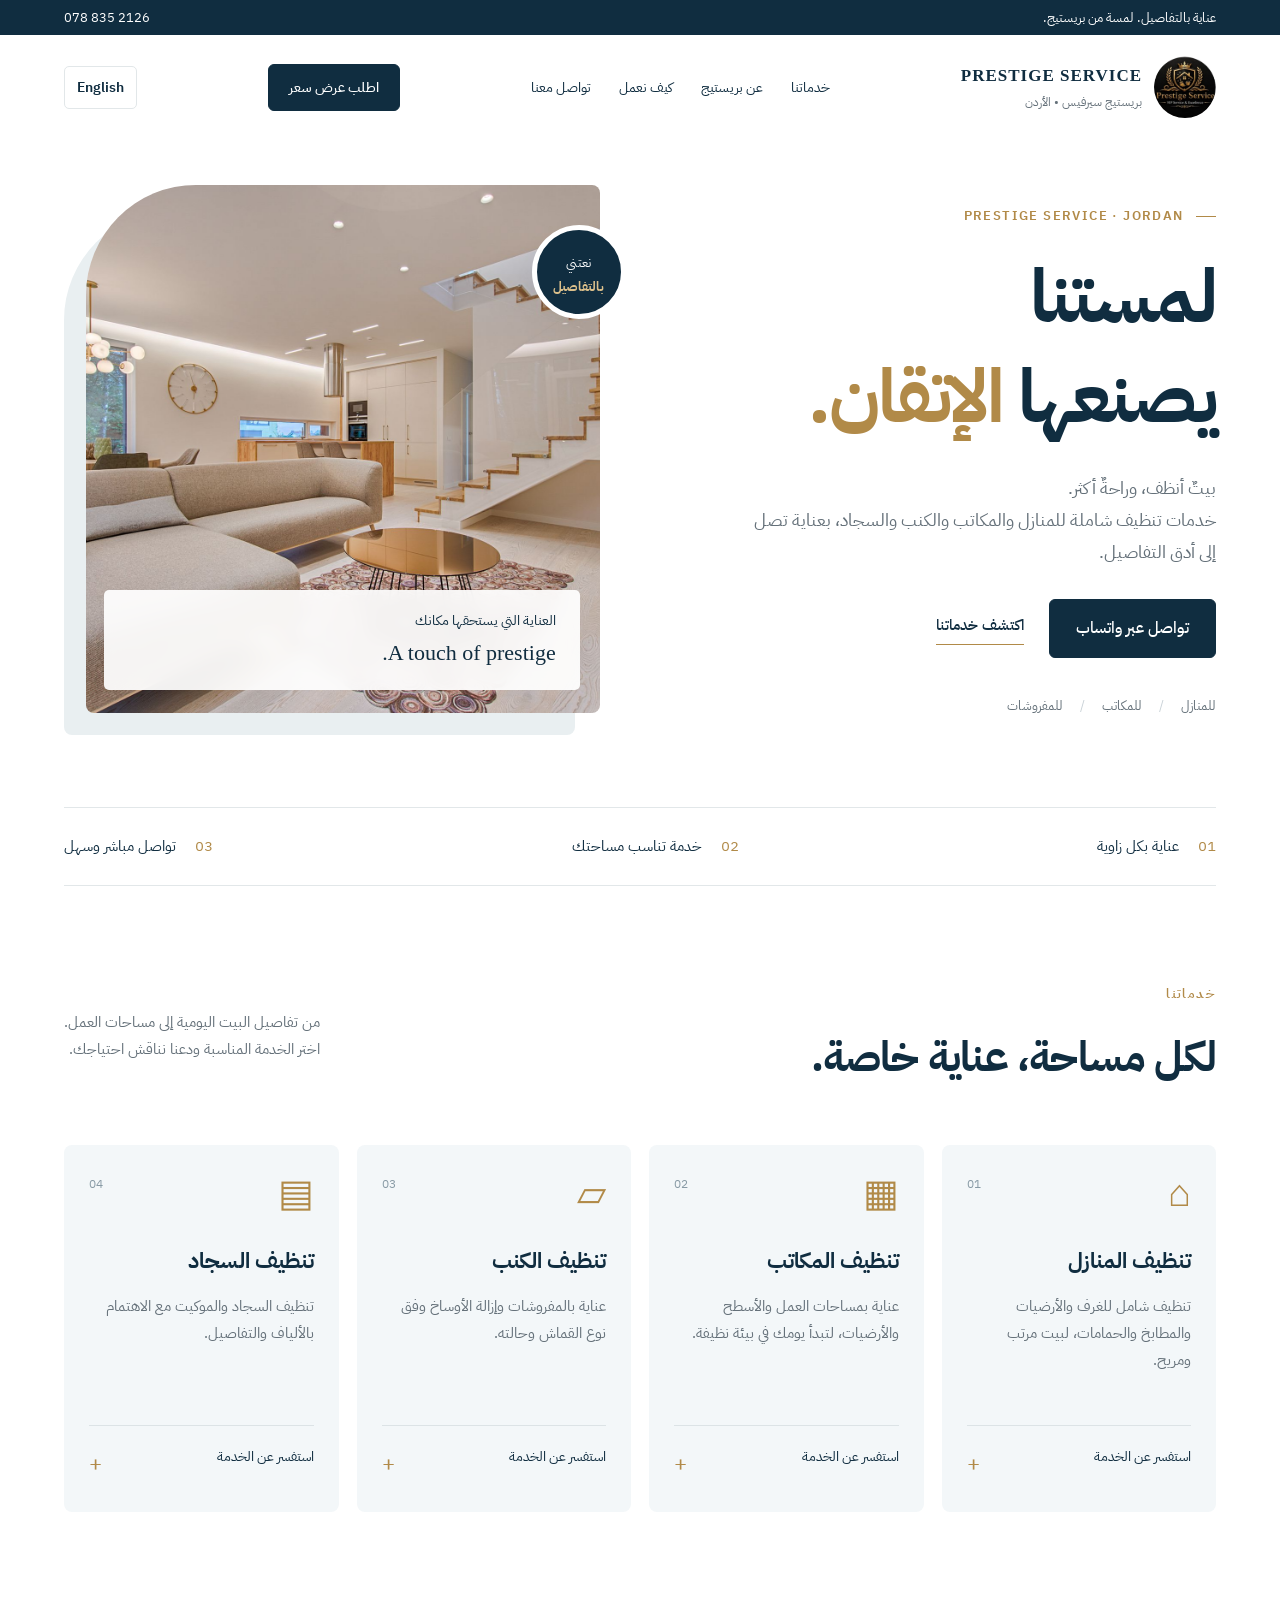
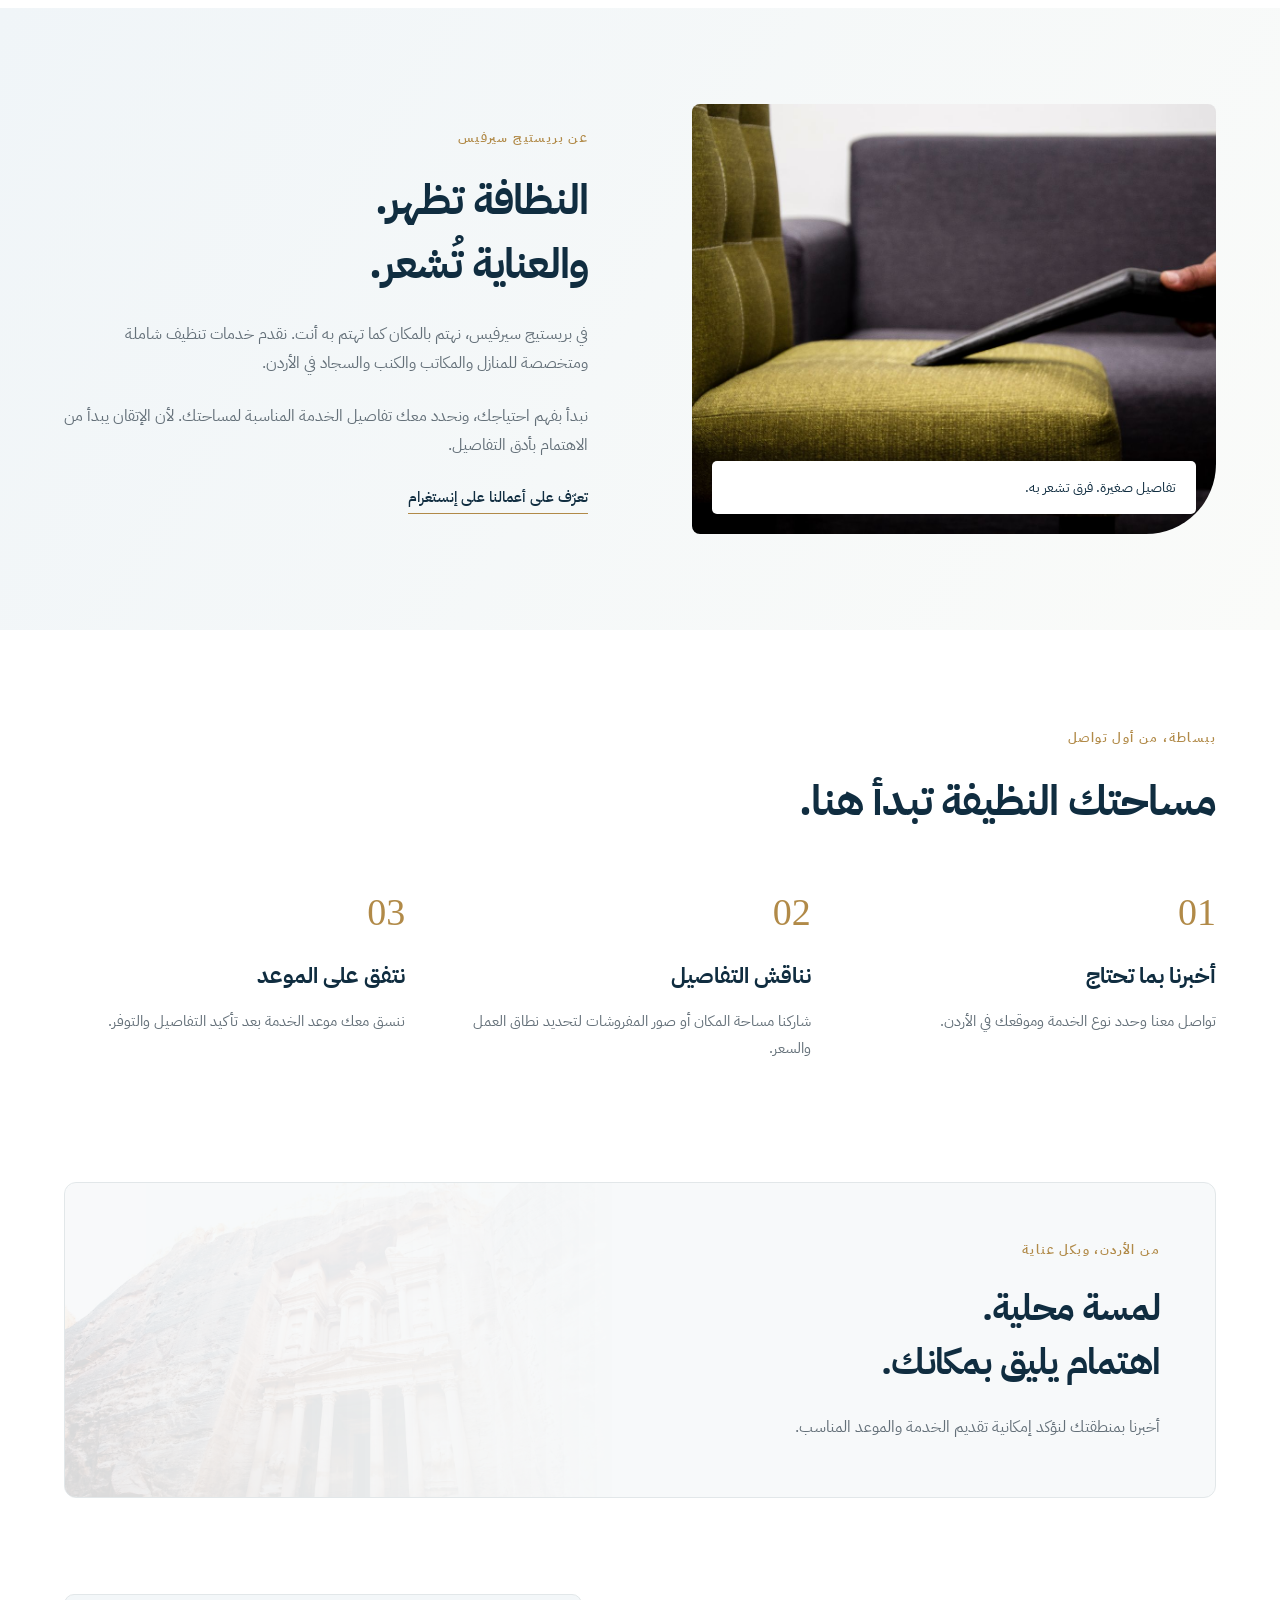
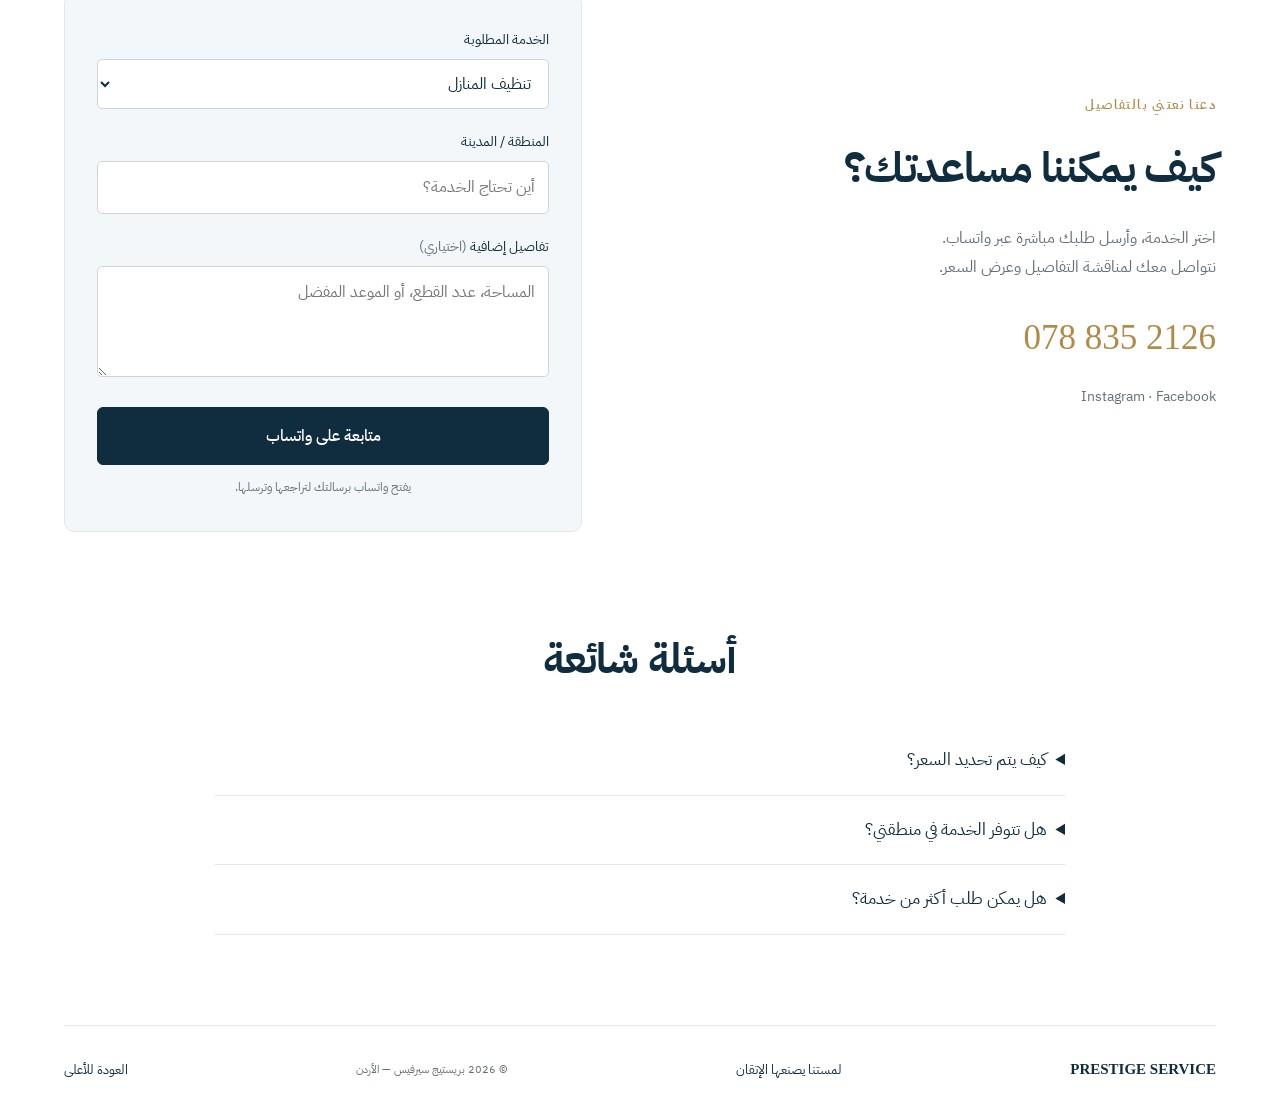
<file: index.html>
<!doctype html><html lang="ar" dir="rtl"><head><meta charset="utf-8"><meta name="viewport" content="width=device-width,initial-scale=1"><title>بريستيج سيرفيس | خدمات تنظيف في الأردن</title><meta name="description" content="بريستيج سيرفيس في الأردن: تنظيف المنازل والمكاتب والكنب والسجاد. اتصل بنا على 0788352126."><link rel="icon" href="data:image/svg+xml,%3Csvg xmlns='http://www.w3.org/2000/svg' viewBox='0 0 40 40'%3E%3Crect width='40' height='40' rx='9' fill='%230f2535'/%3E%3Ctext x='20' y='29' text-anchor='middle' font-size='28' fill='%23c4a264'%3EP%3C/text%3E%3C/svg%3E"><link rel="stylesheet" href="style.css"><link rel="alternate" hreflang="ar" href="index.html"><link rel="alternate" hreflang="en" href="en.html"></head><body>
<div class="topline"><span>عناية بالتفاصيل. لمسة من بريستيج.</span><a href="tel:+962788352126" dir="ltr">078 835 2126</a></div>
<header><a class="brand" href="#home"><span class="logo"><img src="assets/reference.jpeg" alt="شعار Prestige Service الأصلي"></span><span><b lang="en">PRESTIGE SERVICE</b><small>بريستيج سيرفيس • الأردن</small></span></a><nav aria-label="القائمة الرئيسية"><a href="#services">خدماتنا</a><a href="#about">عن بريستيج</a><a href="#steps">كيف نعمل</a><a href="#contact">تواصل معنا</a></nav><a class="button small" href="https://wa.me/962788352126">اطلب عرض سعر</a><a class="language-switch" href="en.html" lang="en" hreflang="en" aria-label="Switch to English">English</a></header>
<main><section id="home" class="hero wrap"><div class="hero-copy"><div class="eyebrow"><span></span> PRESTIGE SERVICE · JORDAN</div><h1>لمستنا<br>يصنعها <em>الإتقان.</em></h1><p>بيتٌ أنظف، وراحةٌ أكثر.<br>خدمات تنظيف شاملة للمنازل والمكاتب والكنب والسجاد، بعناية تصل إلى أدق التفاصيل.</p><div class="actions"><a class="button" href="https://wa.me/962788352126?text=%D9%85%D8%B1%D8%AD%D8%A8%D8%A7%D9%8B%D8%8C%20%D8%A3%D8%B1%D9%8A%D8%AF%20%D8%B9%D8%B1%D8%B6%20%D8%B3%D8%B9%D8%B1%20%D9%84%D8%AE%D8%AF%D9%85%D8%A9%20%D8%AA%D9%86%D8%B8%D9%8A%D9%81">تواصل عبر واتساب</a><a class="text-link" href="#services">اكتشف خدماتنا</a></div><div class="hero-note">للمنازل <i> / </i> للمكاتب <i> / </i> للمفروشات</div></div><div class="hero-visual"><img class="hero-img" src="assets/hero.jpg" alt="غرفة معيشة مشرقة ومرتبة" fetchpriority="high"><div class="image-label"><span>العناية التي يستحقها مكانك</span><b lang="en">A touch of prestige.</b></div><div class="seal">نعتني<br><strong>بالتفاصيل</strong></div></div></section>
<div class="promise wrap"><span><b>01</b> عناية بكل زاوية</span><span><b>02</b> خدمة تناسب مساحتك</span><span><b>03</b> تواصل مباشر وسهل</span></div>
<section id="services" class="section wrap"><div class="section-heading"><div><div class="eyebrow">خدماتنا</div><h2>لكل مساحة، عناية خاصة.</h2></div><p>من تفاصيل البيت اليومية إلى مساحات العمل.<br>اختر الخدمة المناسبة ودعنا نناقش احتياجك.</p></div><div class="services"><article><span class="service-icon">⌂</span><span class="number">01</span><h3>تنظيف المنازل</h3><p>تنظيف شامل للغرف والأرضيات والمطابخ والحمامات، لبيت مرتب ومريح.</p><a href="#contact" data-service="تنظيف المنازل">استفسر عن الخدمة <span>+</span></a></article><article><span class="service-icon">▦</span><span class="number">02</span><h3>تنظيف المكاتب</h3><p>عناية بمساحات العمل والأسطح والأرضيات، لتبدأ يومك في بيئة نظيفة.</p><a href="#contact" data-service="تنظيف المكاتب">استفسر عن الخدمة <span>+</span></a></article><article><span class="service-icon">▱</span><span class="number">03</span><h3>تنظيف الكنب</h3><p>عناية بالمفروشات وإزالة الأوساخ وفق نوع القماش وحالته.</p><a href="#contact" data-service="تنظيف الكنب">استفسر عن الخدمة <span>+</span></a></article><article><span class="service-icon">▤</span><span class="number">04</span><h3>تنظيف السجاد</h3><p>تنظيف السجاد والموكيت مع الاهتمام بالألياف والتفاصيل.</p><a href="#contact" data-service="تنظيف السجاد">استفسر عن الخدمة <span>+</span></a></article></div></section>
<section id="about" class="about section"><div class="wrap about-grid"><div class="about-photo"><img src="assets/cleaning.jpg" loading="lazy" alt="تنظيف المفروشات بعناية"><span>تفاصيل صغيرة. فرق تشعر به.</span></div><div><div class="eyebrow">عن بريستيج سيرفيس</div><h2>النظافة تظهر.<br>والعناية تُشعر.</h2><p>في بريستيج سيرفيس، نهتم بالمكان كما تهتم به أنت. نقدم خدمات تنظيف شاملة ومتخصصة للمنازل والمكاتب والكنب والسجاد في الأردن.</p><p>نبدأ بفهم احتياجك، ونحدد معك تفاصيل الخدمة المناسبة لمساحتك. لأن الإتقان يبدأ من الاهتمام بأدق التفاصيل.</p><a class="text-link" href="https://www.instagram.com/prestige_.service_vip/" target="_blank" rel="noopener">تعرّف على أعمالنا على إنستغرام</a></div></div></section>
<section id="steps" class="section wrap"><div class="eyebrow">ببساطة، من أول تواصل</div><h2>مساحتك النظيفة تبدأ هنا.</h2><div class="steps"><article><b>01</b><h3>أخبرنا بما تحتاج</h3><p>تواصل معنا وحدد نوع الخدمة وموقعك في الأردن.</p></article><article><b>02</b><h3>نناقش التفاصيل</h3><p>شاركنا مساحة المكان أو صور المفروشات لتحديد نطاق العمل والسعر.</p></article><article><b>03</b><h3>نتفق على الموعد</h3><p>ننسق معك موعد الخدمة بعد تأكيد التفاصيل والتوفر.</p></article></div></section>
<section class="jordan wrap"><img src="assets/jordan.jpg" loading="lazy" alt="" aria-hidden="true"><div class="eyebrow">من الأردن، وبكل عناية</div><h2>لمسة محلية.<br>اهتمام يليق بمكانك.</h2><p>أخبرنا بمنطقتك لنؤكد إمكانية تقديم الخدمة والموعد المناسب.</p></section>
<section id="contact" class="section wrap contact"><div><div class="eyebrow">دعنا نعتني بالتفاصيل</div><h2>كيف يمكننا مساعدتك؟</h2><p>اختر الخدمة، وأرسل طلبك مباشرة عبر واتساب.<br>نتواصل معك لمناقشة التفاصيل وعرض السعر.</p><a class="phone" href="tel:+962788352126" dir="ltr">078 835 2126</a><p class="contact-links"><a href="https://www.instagram.com/prestige_.service_vip/" target="_blank" rel="noopener">Instagram</a> · <a href="https://www.facebook.com/share/1EUyX5NvQA" target="_blank" rel="noopener">Facebook</a></p></div><form id="quote"><label for="service">الخدمة المطلوبة</label><select id="service"><option>تنظيف المنازل</option><option>تنظيف المكاتب</option><option>تنظيف الكنب</option><option>تنظيف السجاد</option><option>أكثر من خدمة</option></select><label for="location">المنطقة / المدينة</label><input id="location" placeholder="أين تحتاج الخدمة؟" required maxlength="100"><label for="details">تفاصيل إضافية <span>(اختياري)</span></label><textarea id="details" rows="3" placeholder="المساحة، عدد القطع، أو الموعد المفضل" maxlength="1000"></textarea><button class="button" type="submit">متابعة على واتساب</button><small>يفتح واتساب برسالتك لتراجعها وترسلها.</small></form></section>
<section class="faq wrap"><h2>أسئلة شائعة</h2><details><summary>كيف يتم تحديد السعر؟</summary><p>بحسب نوع الخدمة، مساحة المكان أو عدد قطع المفروشات وحالتها. أرسل التفاصيل عبر واتساب للحصول على عرض سعر.</p></details><details><summary>هل تتوفر الخدمة في منطقتي؟</summary><p>تواصل معنا وأخبرنا بموقعك في الأردن لنؤكد تغطية المنطقة والمواعيد المتاحة.</p></details><details><summary>هل يمكن طلب أكثر من خدمة؟</summary><p>نعم، يمكنك الاستفسار عن تنظيف المنزل والمفروشات معاً، والاتفاق على التفاصيل قبل الموعد.</p></details></section>
</main><footer class="wrap"><b lang="en">PRESTIGE SERVICE</b><span>لمستنا يصنعها الإتقان</span><small>© <span id="year"></span> بريستيج سيرفيس — الأردن</small><a href="#home">العودة للأعلى</a></footer><script src="app.js"></script></body></html>
</file>
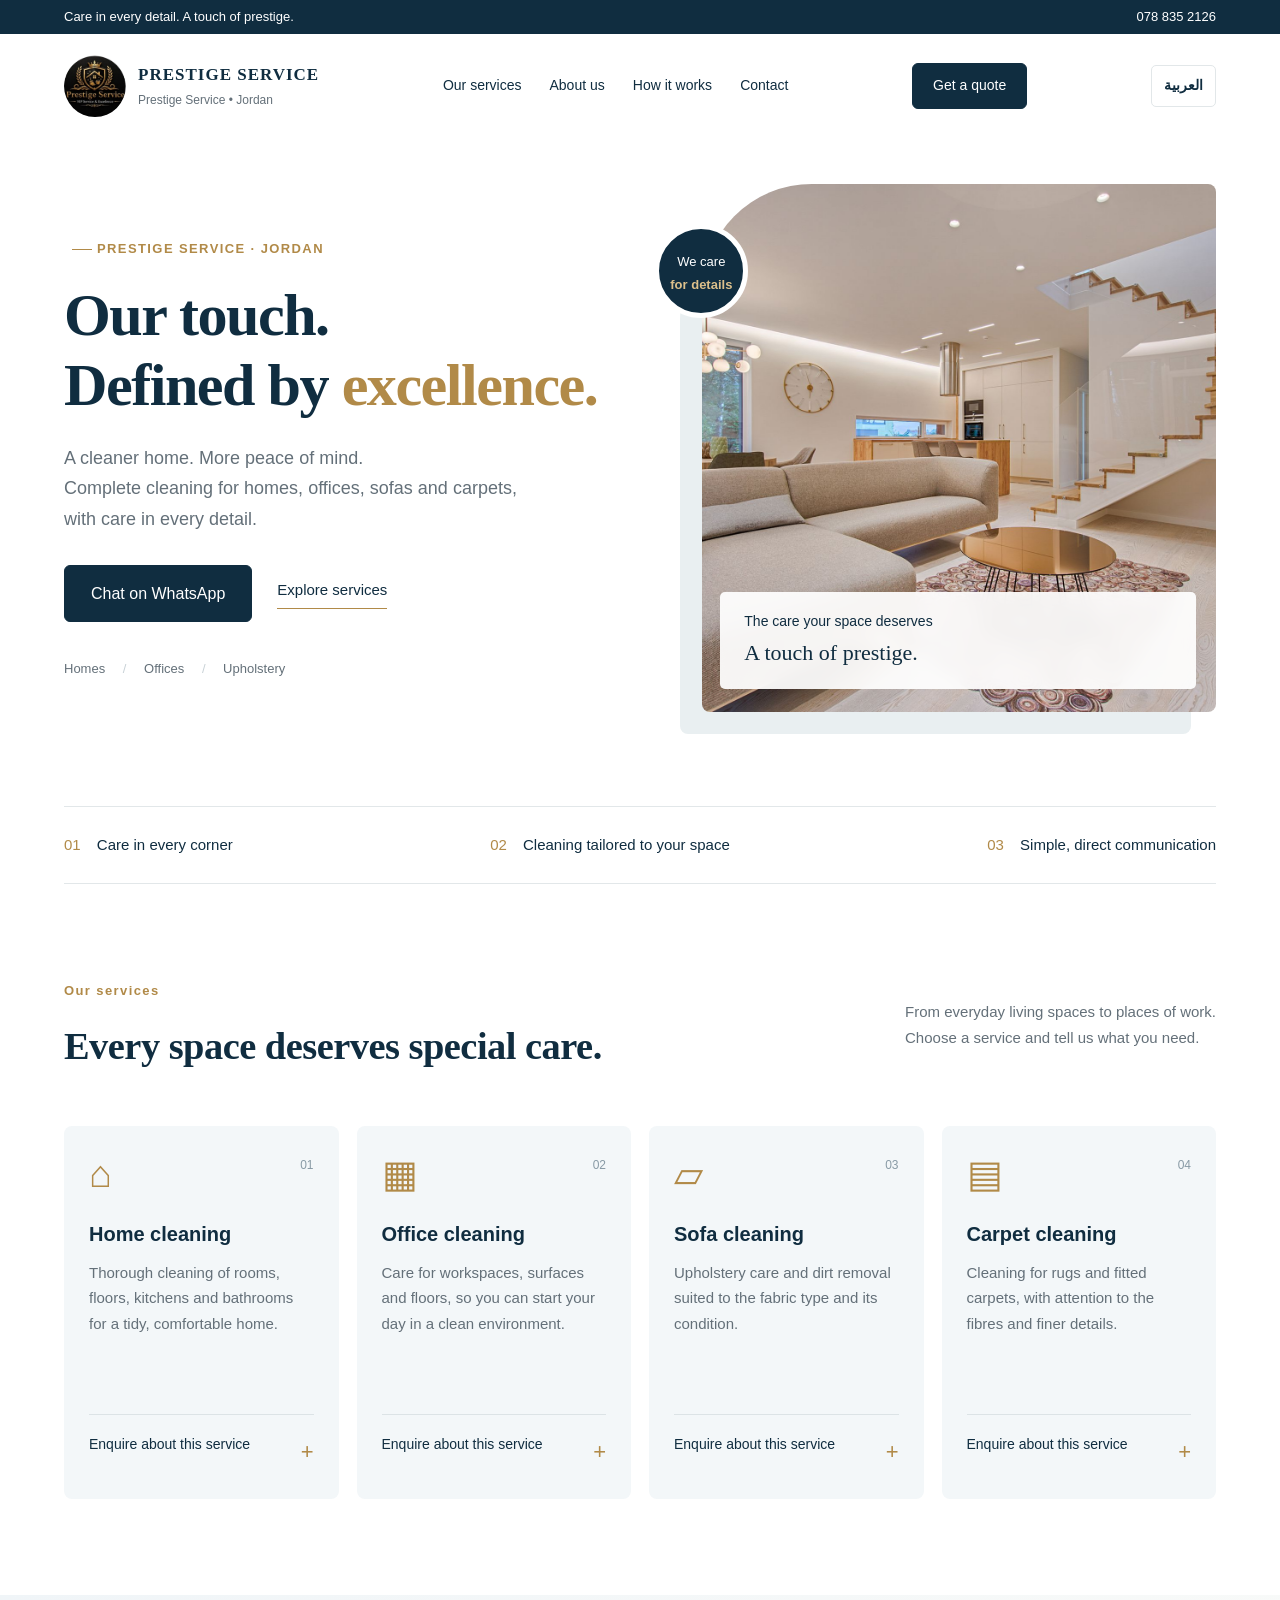
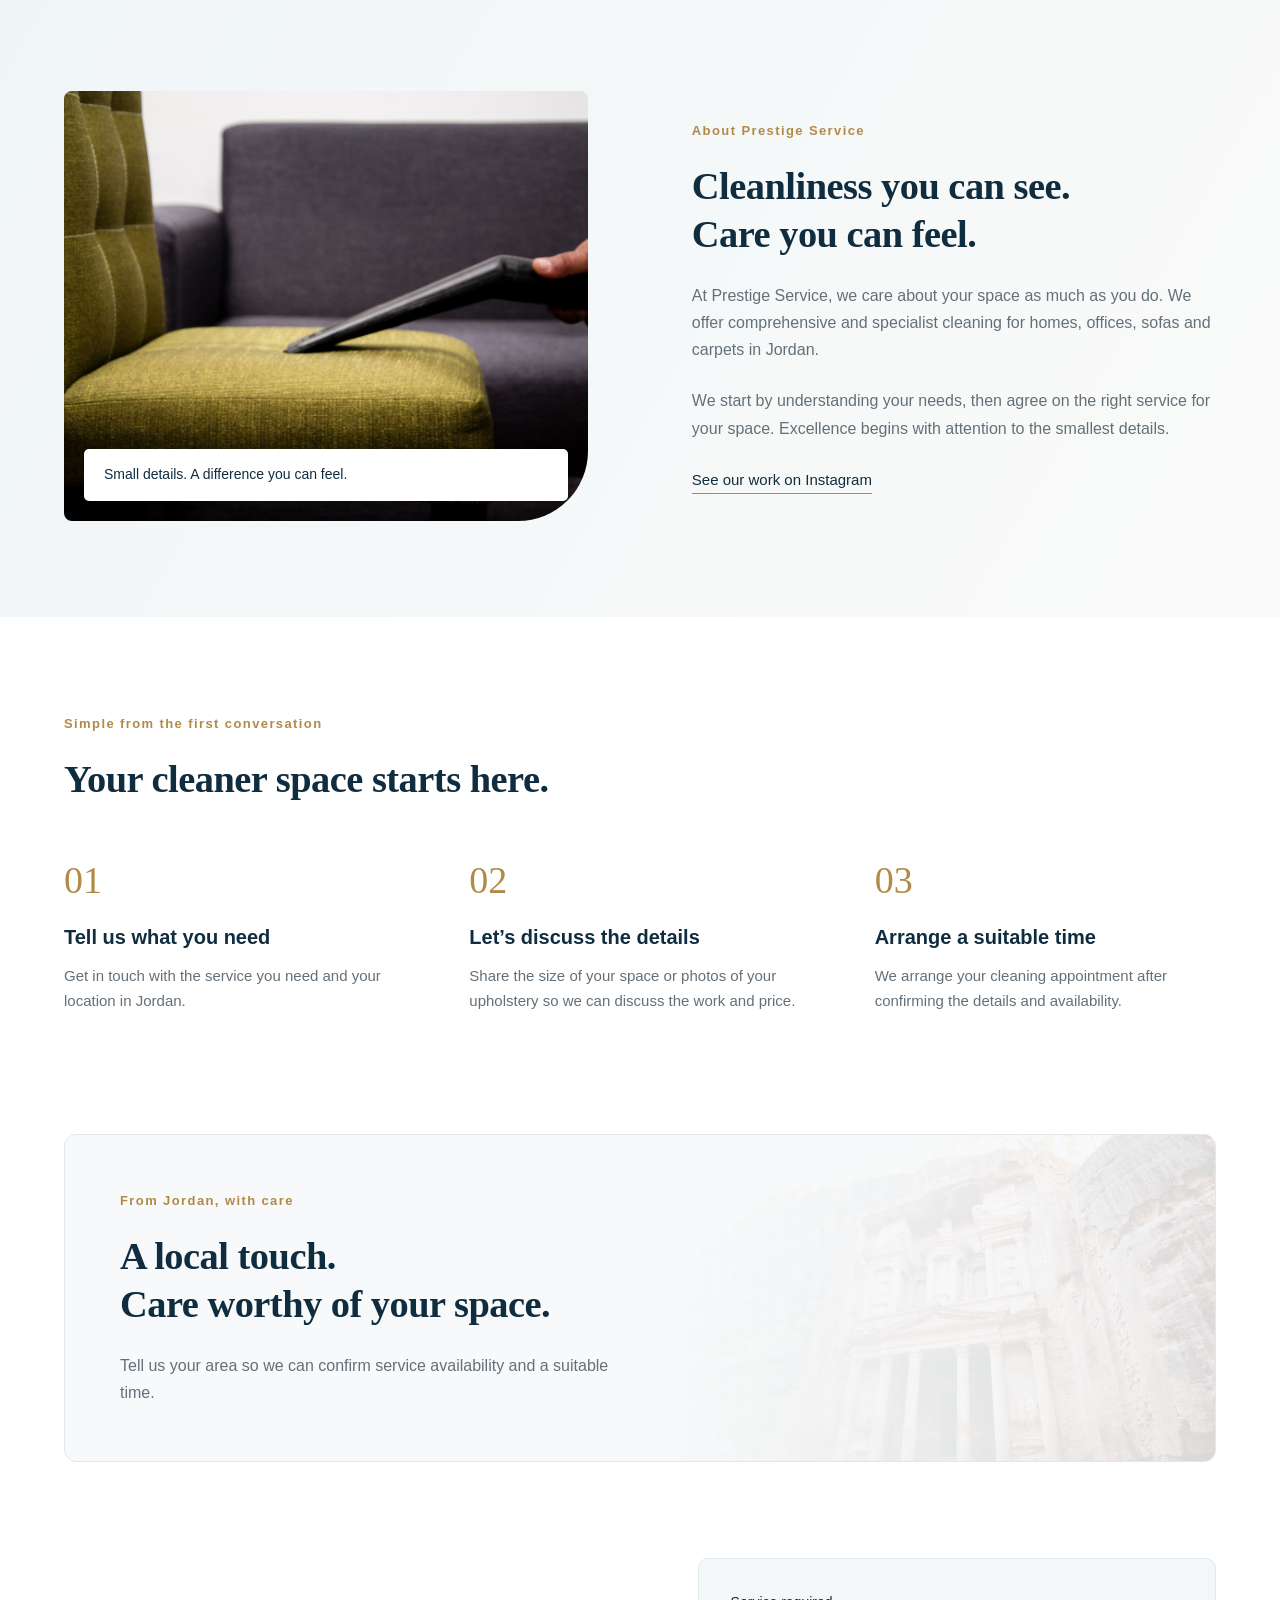
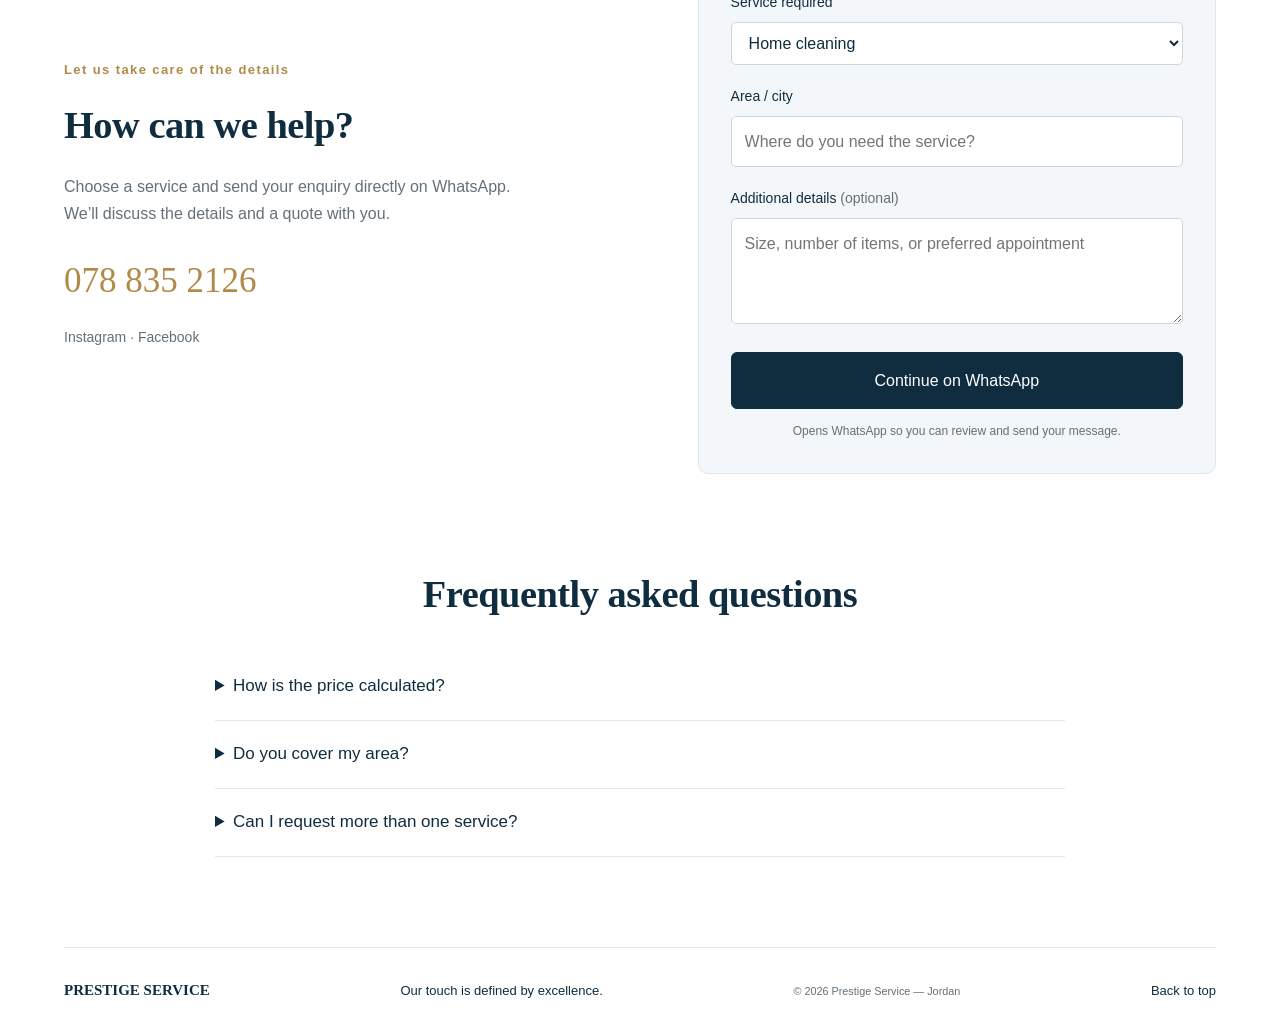
<file: en.html>
<!doctype html><html lang="en" dir="ltr"><head><meta charset="utf-8"><meta name="viewport" content="width=device-width,initial-scale=1"><title>Prestige Service | Cleaning Services in Jordan</title><meta name="description" content="Prestige Service in Jordan: home, office, sofa and carpet cleaning. Call 0788352126."><link rel="icon" href="data:image/svg+xml,%3Csvg xmlns=&#x27;http://www.w3.org/2000/svg&#x27; viewBox=&#x27;0 0 40 40&#x27;%3E%3Crect width=&#x27;40&#x27; height=&#x27;40&#x27; rx=&#x27;9&#x27; fill=&#x27;%230f2535&#x27;/%3E%3Ctext x=&#x27;20&#x27; y=&#x27;29&#x27; text-anchor=&#x27;middle&#x27; font-size=&#x27;28&#x27; fill=&#x27;%23c4a264&#x27;%3EP%3C/text%3E%3C/svg%3E"><link rel="stylesheet" href="style.css"><link rel="alternate" hreflang="ar" href="index.html"><link rel="alternate" hreflang="en" href="en.html"></head><body>
<div class="topline"><span>Care in every detail. A touch of prestige.</span><a href="tel:+962788352126" dir="ltr">078 835 2126</a></div>
<header><a class="brand" href="#home"><span class="logo"><img src="assets/reference.jpeg" alt="Original Prestige Service logo"></span><span><b lang="en">PRESTIGE SERVICE</b><small>Prestige Service • Jordan</small></span></a><nav aria-label="Main navigation"><a href="#services">Our services</a><a href="#about">About us</a><a href="#steps">How it works</a><a href="#contact">Contact</a></nav><a class="button small" href="https://wa.me/962788352126">Get a quote</a><a class="language-switch" href="index.html" lang="ar" hreflang="ar" aria-label="Switch to Arabic">العربية</a></header>
<main><section id="home" class="hero wrap"><div class="hero-copy"><div class="eyebrow"><span></span> PRESTIGE SERVICE · JORDAN</div><h1>Our touch.<br>Defined by <em>excellence.</em></h1><p>A cleaner home. More peace of mind.<br>Complete cleaning for homes, offices, sofas and carpets, with care in every detail.</p><div class="actions"><a class="button" href="https://wa.me/962788352126?text=Hello%2C%20I%20would%20like%20a%20quote%20for%20cleaning.">Chat on WhatsApp</a><a class="text-link" href="#services">Explore services</a></div><div class="hero-note">Homes <i> / </i> Offices <i> / </i> Upholstery</div></div><div class="hero-visual"><img class="hero-img" src="assets/hero.jpg" alt="A bright, tidy living room" fetchpriority="high"><div class="image-label"><span>The care your space deserves</span><b lang="en">A touch of prestige.</b></div><div class="seal">We care<br><strong>for details</strong></div></div></section>
<div class="promise wrap"><span><b>01</b> Care in every corner</span><span><b>02</b> Cleaning tailored to your space</span><span><b>03</b> Simple, direct communication</span></div>
<section id="services" class="section wrap"><div class="section-heading"><div><div class="eyebrow">Our services</div><h2>Every space deserves special care.</h2></div><p>From everyday living spaces to places of work.<br>Choose a service and tell us what you need.</p></div><div class="services"><article><span class="service-icon">⌂</span><span class="number">01</span><h3>Home cleaning</h3><p>Thorough cleaning of rooms, floors, kitchens and bathrooms for a tidy, comfortable home.</p><a href="#contact" data-service="Home cleaning">Enquire about this service <span>+</span></a></article><article><span class="service-icon">▦</span><span class="number">02</span><h3>Office cleaning</h3><p>Care for workspaces, surfaces and floors, so you can start your day in a clean environment.</p><a href="#contact" data-service="Office cleaning">Enquire about this service <span>+</span></a></article><article><span class="service-icon">▱</span><span class="number">03</span><h3>Sofa cleaning</h3><p>Upholstery care and dirt removal suited to the fabric type and its condition.</p><a href="#contact" data-service="Sofa cleaning">Enquire about this service <span>+</span></a></article><article><span class="service-icon">▤</span><span class="number">04</span><h3>Carpet cleaning</h3><p>Cleaning for rugs and fitted carpets, with attention to the fibres and finer details.</p><a href="#contact" data-service="Carpet cleaning">Enquire about this service <span>+</span></a></article></div></section>
<section id="about" class="about section"><div class="wrap about-grid"><div class="about-photo"><img src="assets/cleaning.jpg" loading="lazy" alt="Careful upholstery cleaning"><span>Small details. A difference you can feel.</span></div><div><div class="eyebrow">About Prestige Service</div><h2>Cleanliness you can see.<br>Care you can feel.</h2><p>At Prestige Service, we care about your space as much as you do. We offer comprehensive and specialist cleaning for homes, offices, sofas and carpets in Jordan.</p><p>We start by understanding your needs, then agree on the right service for your space. Excellence begins with attention to the smallest details.</p><a class="text-link" href="https://www.instagram.com/prestige_.service_vip/" target="_blank" rel="noopener">See our work on Instagram</a></div></div></section>
<section id="steps" class="section wrap"><div class="eyebrow">Simple from the first conversation</div><h2>Your cleaner space starts here.</h2><div class="steps"><article><b>01</b><h3>Tell us what you need</h3><p>Get in touch with the service you need and your location in Jordan.</p></article><article><b>02</b><h3>Let’s discuss the details</h3><p>Share the size of your space or photos of your upholstery so we can discuss the work and price.</p></article><article><b>03</b><h3>Arrange a suitable time</h3><p>We arrange your cleaning appointment after confirming the details and availability.</p></article></div></section>
<section class="jordan wrap"><img src="assets/jordan.jpg" loading="lazy" alt="" aria-hidden="true"><div class="eyebrow">From Jordan, with care</div><h2>A local touch.<br>Care worthy of your space.</h2><p>Tell us your area so we can confirm service availability and a suitable time.</p></section>
<section id="contact" class="section wrap contact"><div><div class="eyebrow">Let us take care of the details</div><h2>How can we help?</h2><p>Choose a service and send your enquiry directly on WhatsApp.<br>We’ll discuss the details and a quote with you.</p><a class="phone" href="tel:+962788352126" dir="ltr">078 835 2126</a><p class="contact-links"><a href="https://www.instagram.com/prestige_.service_vip/" target="_blank" rel="noopener">Instagram</a> · <a href="https://www.facebook.com/share/1EUyX5NvQA" target="_blank" rel="noopener">Facebook</a></p></div><form id="quote"><label for="service">Service required</label><select id="service"><option>Home cleaning</option><option>Office cleaning</option><option>Sofa cleaning</option><option>Carpet cleaning</option><option>Multiple services</option></select><label for="location">Area / city</label><input id="location" placeholder="Where do you need the service?" required maxlength="100"><label for="details">Additional details <span>(optional)</span></label><textarea id="details" rows="3" placeholder="Size, number of items, or preferred appointment" maxlength="1000"></textarea><button class="button" type="submit">Continue on WhatsApp</button><small>Opens WhatsApp so you can review and send your message.</small></form></section>
<section class="faq wrap"><h2>Frequently asked questions</h2><details><summary>How is the price calculated?</summary><p>The price depends on the service, the size of the space, or the number and condition of upholstery items. Send the details on WhatsApp for a quote.</p></details><details><summary>Do you cover my area?</summary><p>Tell us your location in Jordan so we can confirm coverage and available appointments.</p></details><details><summary>Can I request more than one service?</summary><p>Yes. You can enquire about home and upholstery cleaning together and agree on the details before your appointment.</p></details></section>
</main><footer class="wrap"><b lang="en">PRESTIGE SERVICE</b><span>Our touch is defined by excellence.</span><small>© <span id="year"></span> Prestige Service — Jordan</small><a href="#home">Back to top</a></footer><script src="app.js"></script></body></html>
</file>
<file: style.css>
@import url('https://fonts.googleapis.com/css2?family=IBM+Plex+Sans+Arabic:wght@400;500;600;700&display=swap');
:root{--ink:#102d40;--gold:#b18a48;--muted:#647079;--line:#e2e7e9;--pale:#f3f7f9}*{box-sizing:border-box}html{scroll-behavior:smooth;scroll-padding-top:100px}body{margin:0;background:#fff;color:var(--ink);font-family:'IBM Plex Sans Arabic',Tahoma,Arial,sans-serif;font-size:16px;line-height:1.8}a{color:inherit;text-decoration:none}button,input,select,textarea{font:inherit}button,a,input,textarea,select{-webkit-tap-highlight-color:transparent}a:focus-visible,button:focus-visible{outline:3px solid var(--gold);outline-offset:5px}.wrap{width:min(1200px,90%);margin:auto}.topline{background:var(--ink);color:white;padding:6px 5%;display:flex;justify-content:space-between;font-size:13px}header{min-height:104px;display:flex;align-items:center;justify-content:space-between;gap:24px;width:90%;max-width:1320px;margin:auto}.brand{display:flex;align-items:center;gap:12px}.brand b{display:block;font-family:Georgia,serif;letter-spacing:1px;font-size:17px}.brand small{display:block;color:var(--muted);font-size:12px}.logo{height:62px;width:62px;border-radius:50%;position:relative;overflow:hidden;display:block;flex-shrink:0}.logo img{position:absolute;width:283.6px;max-width:none;top:-81.5px;left:-11.6px}nav{display:flex;gap:28px;font-size:14px}.button{display:inline-flex;align-items:center;justify-content:center;background:var(--ink);color:white;padding:14px 26px;border:1px solid var(--ink);border-radius:6px;font-weight:500;cursor:pointer;transition:background .2s,transform .2s}.button:hover{background:#245269;transform:translateY(-2px)}.button.small{font-size:14px;padding:10px 20px}.hero{display:grid;grid-template-columns:1fr 1fr;align-items:center;gap:7%;padding:46px 0 72px}.eyebrow{font-size:13px;font-weight:600;letter-spacing:1.4px;color:var(--gold);margin-bottom:20px}.eyebrow span{display:inline-block;width:20px;height:1px;background:var(--gold);vertical-align:middle;margin-left:8px}h1{font-size:clamp(48px,5.8vw,80px);line-height:1.35;letter-spacing:-2px;margin:0 0 24px}h1 em{font-style:normal;color:var(--gold)}p{color:var(--muted);margin:0 0 24px}.hero-copy>p{font-size:18px;max-width:470px}.actions{display:flex;gap:25px;align-items:center;margin:30px 0}.text-link{font-weight:500;border-bottom:1px solid var(--gold);padding-bottom:5px;font-size:15px}.hero-note{font-size:13px;color:var(--muted);margin-top:36px}.hero-note i{color:#c9d2d7;font-style:normal;margin:0 14px}.hero-visual{height:550px;position:relative;padding:0 0 22px 22px}.hero-visual:before{content:'';position:absolute;inset:25px 25px 0 0;background:#e9eff1;border-radius:110px 8px 8px 8px}.hero-img{position:relative;width:100%;height:100%;object-fit:cover;border-radius:110px 8px 8px 8px}.image-label{position:absolute;bottom:45px;right:20px;left:40px;background:#ffffffed;backdrop-filter:blur(8px);padding:18px 24px;border-radius:5px}.image-label span{font-size:14px;display:block}.image-label b{font-size:22px;font-family:Georgia,serif;font-weight:400}.seal{position:absolute;top:40px;right:-26px;width:94px;height:94px;border-radius:50%;background:var(--ink);color:#fff;text-align:center;padding:21px 5px;font-size:13px;line-height:1.8;border:5px solid white}.seal strong{color:#dcc08b}.promise{display:flex;justify-content:space-between;padding:25px 0;border-top:1px solid var(--line);border-bottom:1px solid var(--line);font-size:15px}.promise b{color:var(--gold);font-weight:400;margin-left:15px}.section{padding-top:96px;padding-bottom:96px}h2{font-size:clamp(30px,3.3vw,44px);line-height:1.5;margin:0 0 24px;letter-spacing:-.8px}.section-heading{display:flex;justify-content:space-between;gap:40px;align-items:center;margin-bottom:32px}.section-heading p{font-size:15px}.services{display:grid;grid-template-columns:repeat(4,1fr);gap:18px}.services article{padding:28px 24px;background:var(--pale);border-radius:8px;border:1px solid transparent;transition:.25s}.services article:hover{transform:translateY(-5px);border-color:#d7c4a2;background:#fff}.service-icon{font-family:Arial;font-size:38px;line-height:1;color:var(--gold)}.number{float:left;color:#889aa5;font-size:12px}h3{font-size:22px;margin:25px 0 12px}.services p{font-size:15px;min-height:108px}.services a{display:flex;justify-content:space-between;border-top:1px solid #dce3e6;padding-top:18px;font-size:14px}.services a span{font-size:22px;color:var(--gold)}.about{background:linear-gradient(120deg,#f0f5f8,#fafbf9)}.about-grid{display:grid;grid-template-columns:1fr 1fr;gap:9%;align-items:center}.about-photo{position:relative;height:430px}.about-photo img{width:100%;height:100%;object-fit:cover;border-radius:8px 8px 70px 8px}.about-photo span{position:absolute;bottom:20px;left:20px;right:20px;padding:14px 20px;background:white;border-radius:5px;font-size:14px}.steps{display:grid;grid-template-columns:repeat(3,1fr);gap:64px;margin-top:45px}.steps b{font-family:Georgia,serif;font-size:38px;color:var(--gold);font-weight:400}.steps h3{margin-top:10px}.steps p{font-size:15px}.jordan{position:relative;overflow:hidden;border:1px solid var(--line);border-radius:12px;padding:55px;background:#f7f9fa}.jordan img{position:absolute;left:0;top:0;width:49%;height:100%;object-fit:cover;opacity:.13;mask-image:linear-gradient(to right,black,transparent)}.jordan>*:not(img){position:relative}.jordan h2{font-size:36px}.jordan p{margin:0;max-width:500px}.contact{display:grid;grid-template-columns:1fr 1fr;gap:10%;align-items:center}.phone{display:inline-block;font-family:Georgia,serif;font-size:35px;color:var(--gold)}.contact-links{margin-top:15px;font-size:14px}form{background:var(--pale);border:1px solid var(--line);padding:32px;border-radius:10px}label{display:block;font-size:14px;margin-bottom:7px}label span{color:var(--muted)}input,select,textarea{width:100%;border:1px solid #ccd7dd;border-radius:5px;padding:11px 13px;background:white;color:var(--ink);margin-bottom:20px;outline-color:var(--gold)}form .button{width:100%}form small{display:block;text-align:center;font-size:12px;color:var(--muted);margin-top:12px}.faq{max-width:850px;padding-bottom:90px}.faq h2{text-align:center;margin-bottom:35px}details{border-bottom:1px solid var(--line);padding:19px 0}summary{cursor:pointer;font-size:17px}details p{padding-top:18px;margin:0;font-size:15px}footer{border-top:1px solid var(--line);padding:30px 0;display:flex;gap:20px;justify-content:space-between;align-items:center;font-size:13px}footer>b{font-family:Georgia,serif;font-size:15px}footer small{color:var(--muted)}@media(prefers-reduced-motion:no-preference){.hero-copy{animation:enter .8s ease both}.hero-visual{animation:enter 1s .15s ease both}@keyframes enter{from{opacity:0;transform:translateY(16px)}to{opacity:1;transform:translateY(0)}}}@media(max-width:950px){nav{gap:16px}header{gap:14px}.brand b{font-size:14px}.hero{gap:5%}.hero-visual{height:480px}.services{grid-template-columns:repeat(2,1fr)}.services p{min-height:auto}.steps{gap:30px}footer{flex-wrap:wrap}}@media(max-width:700px){header{min-height:90px;flex-wrap:wrap;padding:15px 0;gap:14px}.brand{gap:8px}.logo{height:50px;width:50px}.logo img{width:228.7px;top:-65.8px;left:-9.4px}.brand b{font-size:13px}.brand small{font-size:12px}header>.button{padding:8px 12px;font-size:12px}nav{order:3;width:100%;justify-content:space-between;border-top:1px solid var(--line);padding-top:12px;font-size:13px}.topline{font-size:12px}.hero{grid-template-columns:1fr;padding:30px 0 35px;gap:32px}.hero-copy>p{font-size:16px}h1{font-size:53px;line-height:1.3}.hero .eyebrow{font-size:12px}.actions{gap:20px}.button{padding:12px 18px;font-size:14px}.hero-note{margin-top:20px}.hero-visual{height:390px;margin-right:15px}.seal{right:-18px}.promise{gap:12px;padding:20px 0;font-size:12px}.promise span{flex:1}.promise b{display:block;margin:0;font-size:16px}.section{padding-top:60px;padding-bottom:60px}.section-heading{display:block;margin-bottom:24px}.section-heading p{margin-bottom:0}.services{gap:12px}.services article{padding:20px 16px}.services h3{font-size:19px}.services p{font-size:14px}.services a{font-size:12px}.about-grid{grid-template-columns:1fr;gap:35px}.about-photo{height:330px}.steps{grid-template-columns:1fr;gap:18px;margin-top:30px}.steps article{padding-right:60px;position:relative;border-bottom:1px solid var(--line)}.steps b{position:absolute;right:0;top:0;font-size:30px}.steps h3{margin-top:5px}.jordan{padding:35px 25px}.jordan img{width:75%}.jordan h2{font-size:30px}.contact{grid-template-columns:1fr;gap:25px}form{padding:22px}.faq{padding-bottom:60px}footer{display:grid;grid-template-columns:1fr 1fr;font-size:12px}footer small{font-size:12px}footer>b{font-size:13px}}@media(prefers-reduced-motion:reduce){html{scroll-behavior:auto}*{transition:none!important}}
.language-switch{font-size:14px;font-weight:600;border:1px solid var(--line);border-radius:5px;padding:8px 12px;white-space:nowrap}.language-switch:hover{border-color:var(--gold)}html[lang=en] body{font-family:Arial,sans-serif;line-height:1.7}html[lang=en] h1{font-family:Georgia,serif;font-size:clamp(44px,4.7vw,66px);line-height:1.15;letter-spacing:-1.5px}html[lang=en] h2{font-family:Georgia,serif;font-size:clamp(30px,3vw,40px);line-height:1.25;letter-spacing:-.5px}html[lang=en] h3{font-size:20px;line-height:1.4}html[lang=en] .number{float:right}html[lang=en] .seal{right:auto;left:-26px}html[lang=en] .promise b{margin-left:0;margin-right:12px}html[lang=en] .services p{min-height:130px}html[lang=en] .jordan img{left:auto;right:0;mask-image:linear-gradient(to left,black,transparent)}@media(max-width:1100px){header{flex-wrap:wrap;padding:15px 0}nav{order:4;width:100%;justify-content:center;padding-top:12px;border-top:1px solid var(--line)}}@media(max-width:700px){header{gap:10px}header>.button{margin-inline-start:auto}.language-switch{font-size:12px;padding:7px 9px}nav{gap:12px;justify-content:space-between}html[lang=en] .brand b{font-size:12px}html[lang=en] .brand small{font-size:11px}html[lang=en] h1{font-size:49px}html[lang=en] .hero-visual{margin-right:0;margin-left:15px}html[lang=en] .seal{left:-18px}html[lang=en] .steps article{padding-right:0;padding-left:60px}html[lang=en] .steps b{right:auto;left:0}html[lang=en] .services p{min-height:0}html[lang=en] .services h3{font-size:18px}html[lang=en] .services a{font-size:12px}html[lang=en] .promise{font-size:12px}html[lang=en] .hero .actions{gap:15px;flex-wrap:wrap}}
</file>
